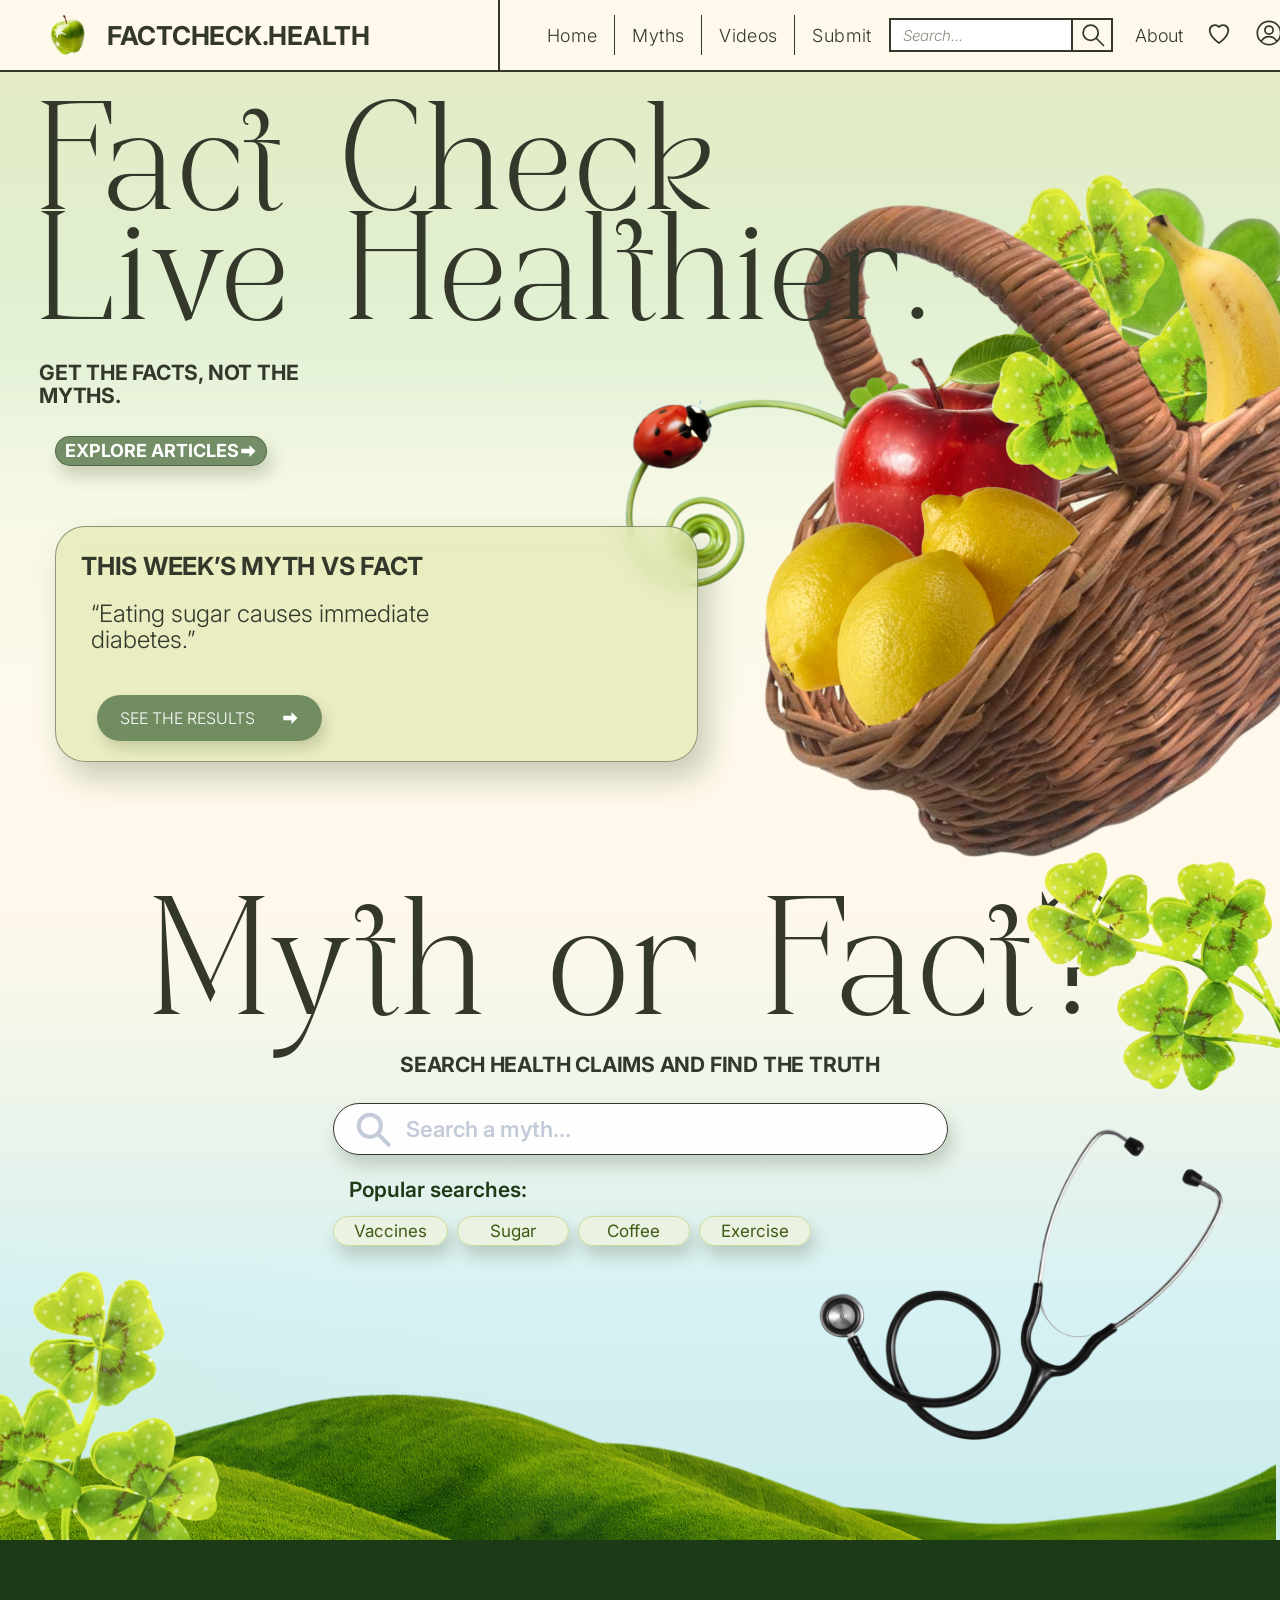
<file: index.html>
<!DOCTYPE html>
<html lang="en">
<head>
<meta charset="UTF-8">
<meta name="viewport" content="width=device-width, initial-scale=1">
<title>FactCheck.Health | Fact Check. Live Healthier.</title>
<meta name="description" content="Get the facts, not the myths. Search health claims and find the truth.">
<link rel="preconnect" href="https://fonts.googleapis.com">
<link rel="preconnect" href="https://fonts.gstatic.com" crossorigin>
<link href="https://fonts.googleapis.com/css2?family=Inter:wght@300;400;600;700&display=swap" rel="stylesheet">

<link rel="stylesheet" href="style.css">
</head>

<body>

<!-- ================= HEADER ================= -->
<header class="site-header">
  <a class="brand" href="index.html" aria-label="FactCheck.Health home">
    <img src="images/logo-apple.png" alt="">
    <span>FACTCHECK.HEALTH</span>
  </a>

  <!-- CSS-only mobile menu -->
  <input type="checkbox" id="menu-toggle" class="menu-toggle" aria-label="Toggle menu">
  <label for="menu-toggle" class="menu-btn" aria-hidden="true">&#9776;</label>

  <nav class="nav" aria-label="Main">
    <ul class="nav-links">
      <li class="has-dropdown">
        <a href="index.html" aria-haspopup="true">Home</a>
        <!-- Appears the instant the mouse is over "Home" (CSS only) -->
        <div class="dropdown">
          <ul class="dropdown-panel">
            <li><a href="resources.html">Trusted<br>Resources</a></li>
            <li><a href="contact.html">Contact<br>Us</a></li>
            <li><a href="articles.html">Articles</a></li>
            <li><a href="crisis-updates.html">Crisis<br>Updates</a></li>
          </ul>
        </div>
      </li>
      <li><a href="myths.html">Myths</a></li>
      <li><a href="videos.html">Videos</a></li>
      <li><a href="submit-claim.html">Submit</a></li>
    </ul>

    <div class="nav-right">
      <form class="mini-search" action="search-results.html" method="get" role="search">
        <input type="search" name="q" placeholder="Search..." aria-label="Search">
        <button type="submit" aria-label="Search">
          <svg width="18" height="18" viewBox="0 0 24 24" fill="none" stroke="#33382b" stroke-width="3.2" stroke-linecap="round"><circle cx="10" cy="10" r="6.5"/><path d="M15 15l6 6"/></svg>
        </button>
      </form>
      <a href="about.html">About</a>
      <a href="saved.html" aria-label="Saved"><svg viewBox="0 0 24 24"><path d="M12 20.5s-8-4.9-8-11A4.6 4.6 0 0 1 12 6.8a4.6 4.6 0 0 1 8 2.7c0 6.100-8 11-8 11z"/></svg></a>
      <a href="account.html" aria-label="Account"><svg viewBox="0 0 24 24"><circle cx="12" cy="12" r="10"/><circle cx="12" cy="9.500" r="3.500"/><path d="M5.500 19c1.500-3 4-4 6.500-4s5 1 6.500 4"/></svg></a>
    </div>
  </nav>
</header>

<main>

<!-- ================= HERO ================= -->
<section class="hero" id="home" aria-labelledby="hero-title">
  <img class="hero-basket" src="images/hero-basket.png" alt="Wicker basket with an apple, lemons, a banana and clovers">

  <div class="hero-copy">
    <h1 id="hero-title">Fact Check<br>Live Healthier.</h1>
    <p class="tag">Get the facts, not the myths.</p>
    <a class="btn btn-lg" href="articles.html">Explore Articles
      <svg viewBox="0 0 24 24" aria-hidden="true"><path d="M3 9h11V4l8 8-8 8v-5H3z"/></svg>
    </a>
  </div>

  <div class="week-card">
    <h2>This week’s Myth vs Fact</h2>
    <blockquote>“Eating sugar causes immediate diabetes.”</blockquote>
    <a class="btn btn-sm" href="fact-check-article.html">See the results
      <svg viewBox="0 0 24 24" aria-hidden="true"><path d="M3 9h11V4l8 8-8 8v-5H3z"/></svg>
    </a>
  </div>
</section>

<!-- ================= MYTH OR FACT? (search) ================= -->
<section class="search-section" id="search" aria-labelledby="search-title">
  <img class="deco clover-tr" src="images/clover-top-right.png" alt="">
  <img class="deco hills" src="images/hills-clover-left.png" alt="">
  <img class="deco steth" src="images/stethoscope.png" alt="">

  <h2 id="search-title">Myth or Fact?</h2>
  <p class="sub">Search health claims and find the truth</p>

  <form class="big-search" action="search-results.html" method="get" role="search">
    <svg viewBox="0 0 24 24" aria-hidden="true"><circle cx="10" cy="10" r="7"/><path d="M15.500 15.500L22 22"/></svg>
    <input type="search" name="q" placeholder="Search a myth..." aria-label="Search a myth">
  </form>

  <div class="popular">
    <h3>Popular searches:</h3>
    <ul class="chips">
      <li><a href="search-results.html?q=vaccines">Vaccines</a></li>
      <li><a href="search-results.html?q=sugar">Sugar</a></li>
      <li><a href="search-results.html?q=coffee">Coffee</a></li>
      <li><a href="search-results.html?q=exercise">Exercise</a></li>
    </ul>
  </div>
</section>

</main>

<!-- ================= FOOTER (structure only, add your content) ================= -->
<footer class="site-footer">
  <div class="footer-grid">
    <div class="footer-col">
      <!-- Logo / short description -->
    </div>
    <div class="footer-col">
      <h4><!-- Column title --></h4>
      <ul><!-- <li><a href="#">Link</a></li> --></ul>
    </div>
    <div class="footer-col">
      <h4><!-- Column title --></h4>
      <ul><!-- links --></ul>
    </div>
    <div class="footer-col">
      <h4><!-- Column title --></h4>
      <ul><!-- links --></ul>
    </div>
  </div>
  <div class="footer-bottom">
    <!-- Copyright / legal -->
  </div>
</footer>

</body>
</html>
</file>
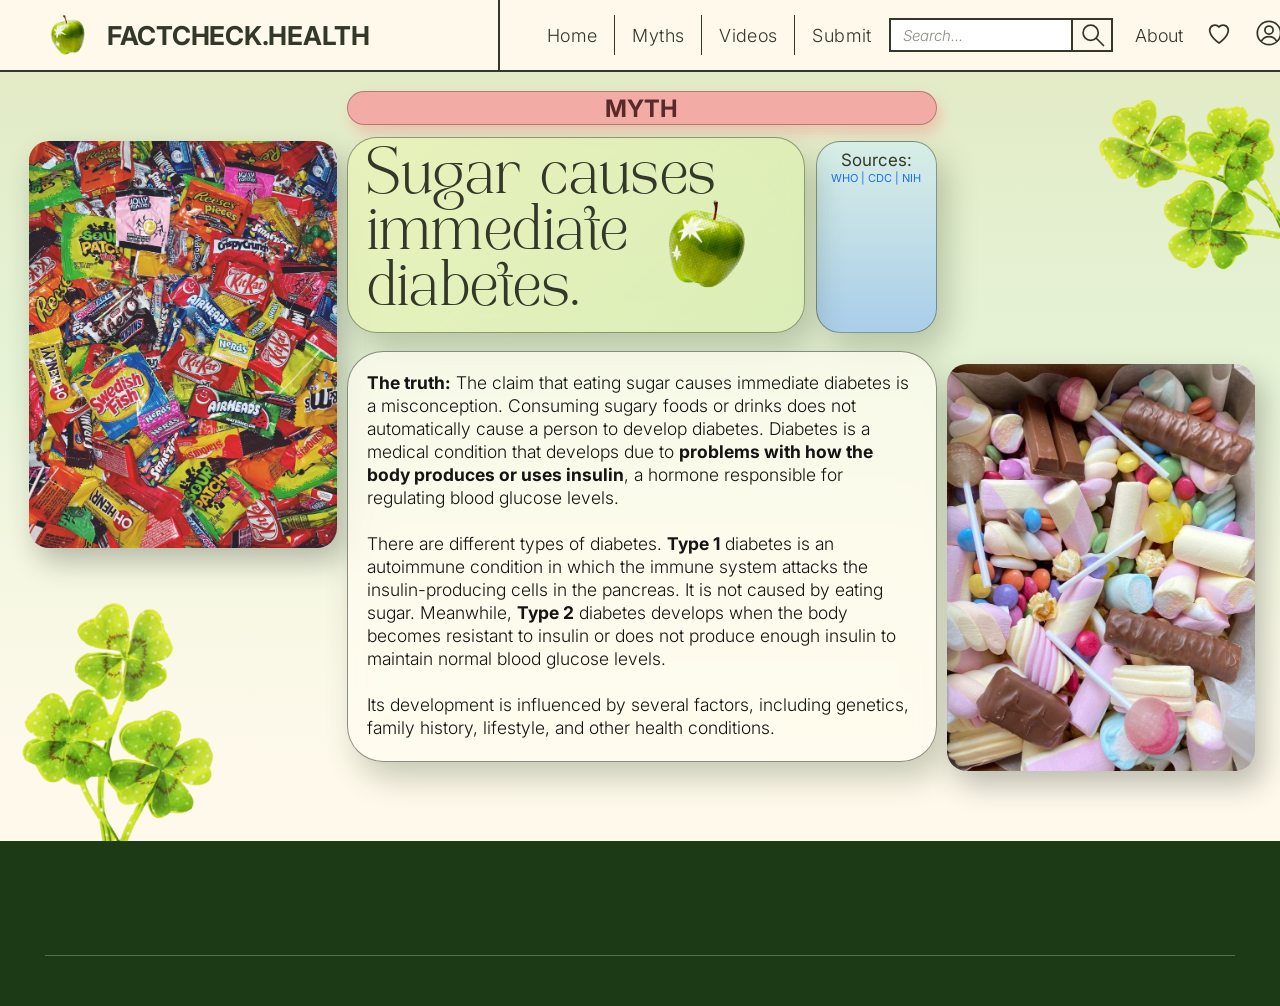
<file: fact-check-article.html>
<!DOCTYPE html>
<html lang="en">
<head>
<meta charset="UTF-8">
<meta name="viewport" content="width=device-width, initial-scale=1">
<title>Sugar causes immediate diabetes | FactCheck.Health</title>
<link rel="preconnect" href="https://fonts.googleapis.com">
<link rel="preconnect" href="https://fonts.gstatic.com" crossorigin>
<link href="https://fonts.googleapis.com/css2?family=Inter:wght@300;400;600;700&display=swap" rel="stylesheet">
<link rel="stylesheet" href="style.css">
</head>
<body>
<!-- ================= HEADER (same on every page) ================= -->
<header class="site-header">
  <a class="brand" href="index.html" aria-label="FactCheck.Health home">
    <img src="images/logo-apple.png" alt="">
    <span>FACTCHECK.HEALTH</span>
  </a>
  <input type="checkbox" id="menu-toggle" class="menu-toggle" aria-label="Toggle menu">
  <label for="menu-toggle" class="menu-btn" aria-hidden="true">&#9776;</label>
  <nav class="nav" aria-label="Main">
    <ul class="nav-links">
      <li class="has-dropdown">
        <a href="index.html" aria-haspopup="true">Home</a>
        <!-- Appears the instant the mouse is over "Home" (CSS only) -->
        <div class="dropdown">
          <ul class="dropdown-panel">
            <li><a href="resources.html">Trusted<br>Resources</a></li>
            <li><a href="contact.html">Contact<br>Us</a></li>
            <li><a href="articles.html">Articles</a></li>
            <li><a href="crisis-updates.html">Crisis<br>Updates</a></li>
          </ul>
        </div>
      </li>
      <li><a href="myths.html">Myths</a></li>
      <li><a href="videos.html">Videos</a></li>
      <li><a href="submit-claim.html">Submit</a></li>
    </ul>
    <div class="nav-right">
      <form class="mini-search" action="search-results.html" method="get" role="search">
        <input type="search" name="q" placeholder="Search..." aria-label="Search">
        <button type="submit" aria-label="Search">
          <svg width="18" height="18" viewBox="0 0 24 24" fill="none" stroke="#33382b" stroke-width="3.2" stroke-linecap="round"><circle cx="10" cy="10" r="6.5"/><path d="M15 15l6 6"/></svg>
        </button>
      </form>
      <a href="about.html">About</a>
      <a href="saved.html" aria-label="Saved"><svg viewBox="0 0 24 24"><path d="M12 20.5s-8-4.9-8-11A4.6 4.6 0 0 1 12 6.8a4.6 4.6 0 0 1 8 2.7c0 6.1-8 11-8 11z"/></svg></a>
      <a href="account.html" aria-label="Account"><svg viewBox="0 0 24 24"><circle cx="12" cy="12" r="10"/><circle cx="12" cy="9.5" r="3.5"/><path d="M5.5 19c1.5-3 4-4 6.5-4s5 1 6.500 4"/></svg></a>
    </div>
  </nav>
</header>

<!-- For a FACT article: change "article--myth" to "article--fact",
     and change the badge to:  <span class="badge badge--fact badge--wide">Fact</span> -->
<main class="page page--article article--myth">
  <img class="deco clover-tr" src="images/clover-top-right.png" alt="">
  <img class="deco clover-bl" src="images/clover-bottom-left.png" alt="">

  <div class="wrap article-layout">
    <span class="badge badge--myth badge--wide">Myth</span>

    <!-- LEFT photo -->
    <figure class="article-img article-img--left">
      <img src="images/article-candy-left.png" alt="Pile of assorted candy bars and wrappers">
    </figure>

    <!-- MIDDLE: title, sources, article text -->
    <article class="article-main">
      <div class="head-row">
        <div class="title-card">
          <h1>Sugar causes<br>immediate<br>diabetes.</h1>
          <img src="images/apple-sparkle.png" alt="">
        </div>
        <aside class="sources" aria-label="Sources">
          <p>Sources:</p>
          <p class="links">
            <a href="https://www.who.int" target="_blank" rel="noopener">WHO</a> |
            <a href="https://www.cdc.gov" target="_blank" rel="noopener">CDC</a> |
            <a href="https://www.nih.gov" target="_blank" rel="noopener">NIH</a>
          </p>
        </aside>
      </div>

      <div class="article-body">
        <p><strong>The truth:</strong> The claim that eating sugar causes immediate diabetes is a misconception. Consuming sugary foods or drinks does not automatically cause a person to develop diabetes. Diabetes is a medical condition that develops due to <strong>problems with how the body produces or uses insulin</strong>, a hormone responsible for regulating blood glucose levels.</p>
        <p>There are different types of diabetes. <strong>Type 1</strong> diabetes is an autoimmune condition in which the immune system attacks the insulin-producing cells in the pancreas. It is not caused by eating sugar. Meanwhile, <strong>Type 2</strong> diabetes develops when the body becomes resistant to insulin or does not produce enough insulin to maintain normal blood glucose levels.</p>
        <p>Its development is influenced by several factors, including genetics, family history, lifestyle, and other health conditions.</p>
      </div>
    </article>

    <!-- RIGHT photo -->
    <figure class="article-img article-img--right">
      <img src="images/article-candy-right.png" alt="Colorful hard candies and gummies">
    </figure>
  </div>
</main>

<!-- ================= FOOTER (structure only, add your content) ================= -->
<footer class="site-footer">
  <div class="footer-grid">
    <div class="footer-col"><!-- Logo / short description --></div>
    <div class="footer-col"><h4><!-- Column title --></h4><ul><!-- <li><a href="#">Link</a></li> --></ul></div>
    <div class="footer-col"><h4><!-- Column title --></h4><ul><!-- links --></ul></div>
    <div class="footer-col"><h4><!-- Column title --></h4><ul><!-- links --></ul></div>
  </div>
  <div class="footer-bottom"><!-- Copyright / legal --></div>
</footer>

</body>
</html>
</file>
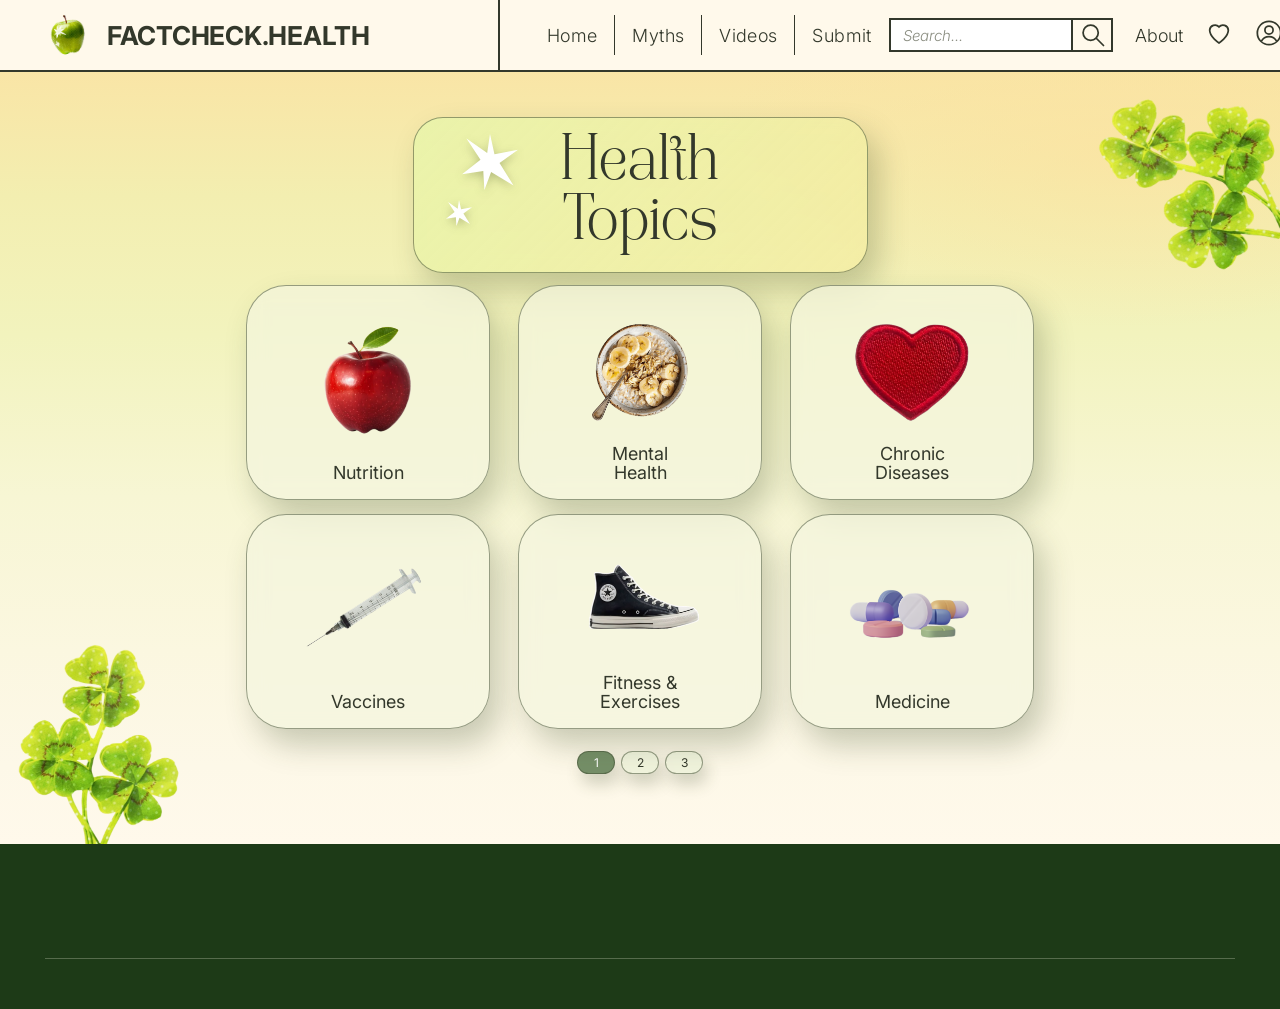
<file: myths.html>
<!DOCTYPE html>
<html lang="en">
<head>
<meta charset="UTF-8">
<meta name="viewport" content="width=device-width, initial-scale=1">
<title>Health Topics | FactCheck.Health</title>
<link rel="preconnect" href="https://fonts.googleapis.com">
<link rel="preconnect" href="https://fonts.gstatic.com" crossorigin>
<link href="https://fonts.googleapis.com/css2?family=Inter:wght@300;400;600;700&display=swap" rel="stylesheet">
<link rel="stylesheet" href="style.css">
</head>
<body>
<!-- ================= HEADER (same on every page) ================= -->
<header class="site-header">
  <a class="brand" href="index.html" aria-label="FactCheck.Health home">
    <img src="images/logo-apple.png" alt="">
    <span>FACTCHECK.HEALTH</span>
  </a>
  <input type="checkbox" id="menu-toggle" class="menu-toggle" aria-label="Toggle menu">
  <label for="menu-toggle" class="menu-btn" aria-hidden="true">&#9776;</label>
  <nav class="nav" aria-label="Main">
    <ul class="nav-links">
      <li class="has-dropdown">
        <a href="index.html" aria-haspopup="true">Home</a>
        <!-- Appears the instant the mouse is over "Home" (CSS only) -->
        <div class="dropdown">
          <ul class="dropdown-panel">
            <li><a href="resources.html">Trusted<br>Resources</a></li>
            <li><a href="contact.html">Contact<br>Us</a></li>
            <li><a href="articles.html">Articles</a></li>
            <li><a href="crisis-updates.html">Crisis<br>Updates</a></li>
          </ul>
        </div>
      </li>
      <li><a href="myths.html">Myths</a></li>
      <li><a href="videos.html">Videos</a></li>
      <li><a href="submit-claim.html">Submit</a></li>
    </ul>
    <div class="nav-right">
      <form class="mini-search" action="search-results.html" method="get" role="search">
        <input type="search" name="q" placeholder="Search..." aria-label="Search">
        <button type="submit" aria-label="Search">
          <svg width="18" height="18" viewBox="0 0 24 24" fill="none" stroke="#33382b" stroke-width="3.2" stroke-linecap="round"><circle cx="10" cy="10" r="6.5"/><path d="M15 15l6 6"/></svg>
        </button>
      </form>
      <a href="about.html">About</a>
      <a href="saved.html" aria-label="Saved"><svg viewBox="0 0 24 24"><path d="M12 20.5s-8-4.9-8-11A4.6 4.6 0 0 1 12 6.8a4.6 4.6 0 0 1 8 2.7c0 6.1-8 11-8 11z"/></svg></a>
      <a href="account.html" aria-label="Account"><svg viewBox="0 0 24 24"><circle cx="12" cy="12" r="10"/><circle cx="12" cy="9.5" r="3.5"/><path d="M5.5 19c1.5-3 4-4 6.5-4s5 1 6.500 4"/></svg></a>
    </div>
  </nav>
</header>

<main class="page page--topics">
  <img class="deco clover-tr" src="images/clover-top-right.png" alt="">
  <img class="deco clover-bl" src="images/clover-bottom-left.png" alt="">

  <div class="wrap">
    <header class="topics-title">
      <svg class="spark s1" viewBox="0 0 100 100" aria-hidden="true"><path d="M50 0L58 36 100 28 67 52 92 92 52 68 40 100 38 66 0 72 33 46 8 8 45 34Z"/></svg>
      <svg class="spark s2" viewBox="0 0 100 100" aria-hidden="true"><path d="M50 0L58 36 100 28 67 52 92 92 52 68 40 100 38 66 0 72 33 46 8 8 45 34Z"/></svg>
      <h1>Health<br>Topics</h1>
    </header>

    <ul class="topic-grid">
      <li><a class="topic-card" href="topic-details.html?topic=nutrition">
        <span class="pic"><img src="images/topic-nutrition.png" alt="Red apple"></span>
        <span>Nutrition</span>
      </a></li>
      <li><a class="topic-card" href="topic-details.html?topic=mental-health">
        <span class="pic"><img src="images/topic-mental-health.png" alt="Bowl of oatmeal with banana"></span>
        <span>Mental<br>Health</span>
      </a></li>
      <li><a class="topic-card" href="topic-details.html?topic=chronic-diseases">
        <span class="pic"><img src="images/topic-chronic-diseases.png" alt="Red heart patch"></span>
        <span>Chronic<br>Diseases</span>
      </a></li>
      <li><a class="topic-card" href="topic-details.html?topic=vaccines">
        <span class="pic"><img src="images/topic-vaccines.png" alt="Syringe"></span>
        <span>Vaccines</span>
      </a></li>
      <li><a class="topic-card" href="topic-details.html?topic=fitness-exercise">
        <span class="pic"><img src="images/topic-fitness.png" alt="High-top sneaker"></span>
        <span>Fitness &amp;<br>Exercises</span>
      </a></li>
      <li><a class="topic-card" href="topic-details.html?topic=medicine">
        <span class="pic"><img src="images/topic-medicine.png" alt="Colorful pills"></span>
        <span>Medicine</span>
      </a></li>
    </ul>

    <nav aria-label="Pagination">
      <ul class="pagination">
        <li><a href="myths.html?page=1" aria-current="page">1</a></li>
        <li><a href="myths.html?page=2">2</a></li>
        <li><a href="myths.html?page=3">3</a></li>
      </ul>
    </nav>
  </div>
</main>

<!-- ================= FOOTER (structure only, add your content) ================= -->
<footer class="site-footer">
  <div class="footer-grid">
    <div class="footer-col"><!-- Logo / short description --></div>
    <div class="footer-col"><h4><!-- Column title --></h4><ul><!-- <li><a href="#">Link</a></li> --></ul></div>
    <div class="footer-col"><h4><!-- Column title --></h4><ul><!-- links --></ul></div>
    <div class="footer-col"><h4><!-- Column title --></h4><ul><!-- links --></ul></div>
  </div>
  <div class="footer-bottom"><!-- Copyright / legal --></div>
</footer>

</body>
</html>
</file>
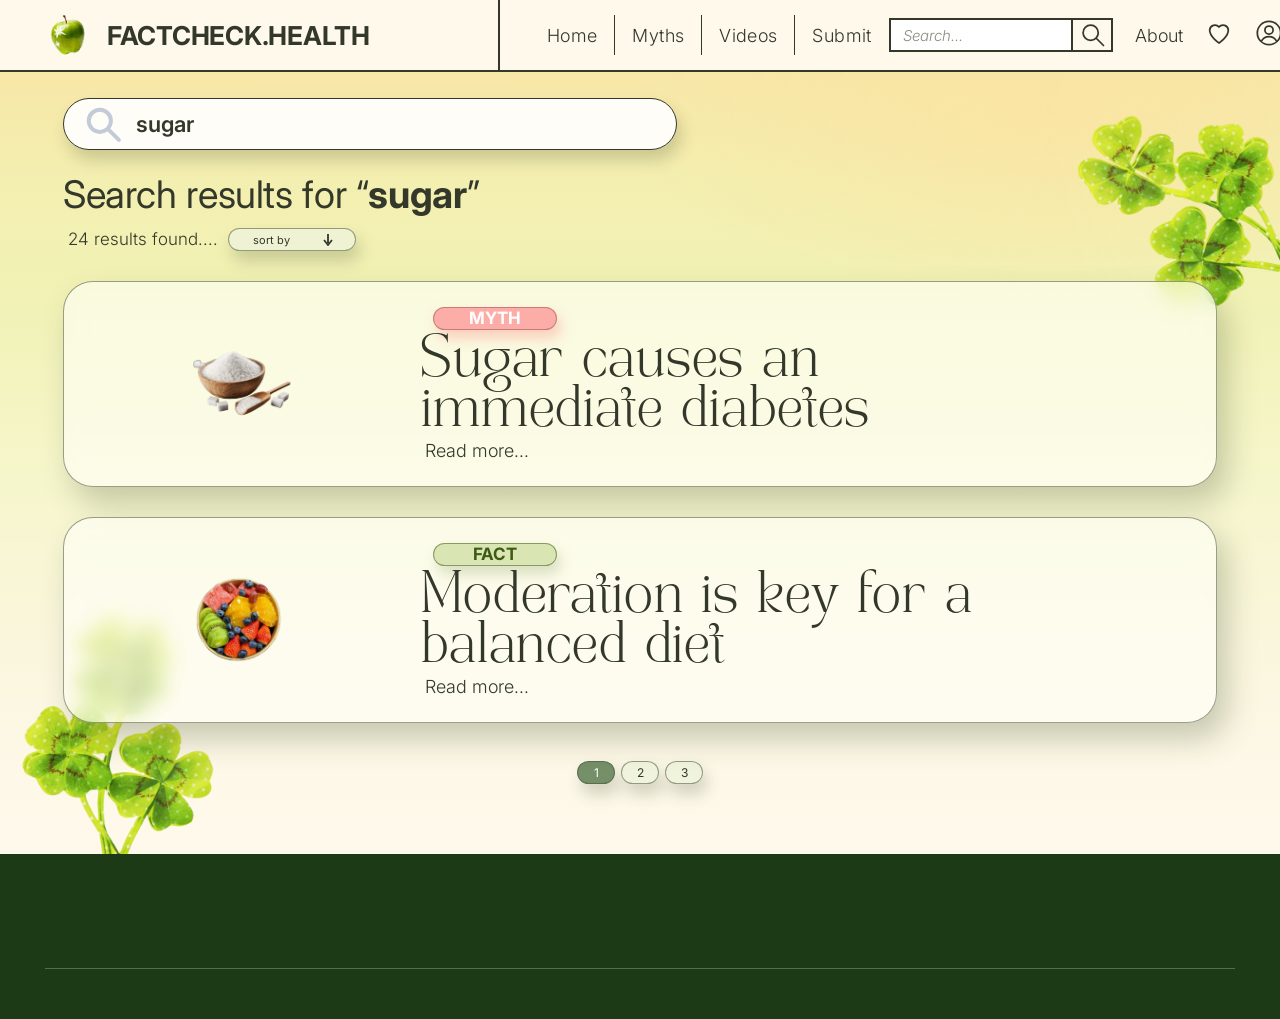
<file: search-results.html>
<!DOCTYPE html>
<html lang="en">
<head>
<meta charset="UTF-8">
<meta name="viewport" content="width=device-width, initial-scale=1">
<title>Search results | FactCheck.Health</title>
<link rel="preconnect" href="https://fonts.googleapis.com">
<link rel="preconnect" href="https://fonts.gstatic.com" crossorigin>
<link href="https://fonts.googleapis.com/css2?family=Inter:wght@300;400;600;700&display=swap" rel="stylesheet">
<link rel="stylesheet" href="style.css">
</head>
<body>
<!-- ================= HEADER (same on every page) ================= -->
<header class="site-header">
  <a class="brand" href="index.html" aria-label="FactCheck.Health home">
    <img src="images/logo-apple.png" alt="">
    <span>FACTCHECK.HEALTH</span>
  </a>
  <input type="checkbox" id="menu-toggle" class="menu-toggle" aria-label="Toggle menu">
  <label for="menu-toggle" class="menu-btn" aria-hidden="true">&#9776;</label>
  <nav class="nav" aria-label="Main">
    <ul class="nav-links">
      <li class="has-dropdown">
        <a href="index.html" aria-haspopup="true">Home</a>
        <!-- Appears the instant the mouse is over "Home" (CSS only) -->
        <div class="dropdown">
          <ul class="dropdown-panel">
            <li><a href="resources.html">Trusted<br>Resources</a></li>
            <li><a href="contact.html">Contact<br>Us</a></li>
            <li><a href="articles.html">Articles</a></li>
            <li><a href="crisis-updates.html">Crisis<br>Updates</a></li>
          </ul>
        </div>
      </li>
      <li><a href="myths.html">Myths</a></li>
      <li><a href="videos.html">Videos</a></li>
      <li><a href="submit-claim.html">Submit</a></li>
    </ul>
    <div class="nav-right">
      <form class="mini-search" action="search-results.html" method="get" role="search">
        <input type="search" name="q" placeholder="Search..." aria-label="Search">
        <button type="submit" aria-label="Search">
          <svg width="18" height="18" viewBox="0 0 24 24" fill="none" stroke="#33382b" stroke-width="3.2" stroke-linecap="round"><circle cx="10" cy="10" r="6.5"/><path d="M15 15l6 6"/></svg>
        </button>
      </form>
      <a href="about.html">About</a>
      <a href="saved.html" aria-label="Saved"><svg viewBox="0 0 24 24"><path d="M12 20.5s-8-4.9-8-11A4.6 4.6 0 0 1 12 6.8a4.6 4.6 0 0 1 8 2.7c0 6.1-8 11-8 11z"/></svg></a>
      <a href="account.html" aria-label="Account"><svg viewBox="0 0 24 24"><circle cx="12" cy="12" r="10"/><circle cx="12" cy="9.5" r="3.5"/><path d="M5.5 19c1.5-3 4-4 6.5-4s5 1 6.500 4"/></svg></a>
    </div>
  </nav>
</header>

<main class="page page--search">
  <img class="deco clover-tr" src="images/clover-top-right.png" alt="">
  <img class="deco clover-bl" src="images/clover-bottom-left.png" alt="">

  <div class="wrap">
    <form class="big-search" action="search-results.html" method="get" role="search">
      <svg viewBox="0 0 24 24" aria-hidden="true"><circle cx="10" cy="10" r="7"/><path d="M15.5 15.5L22 22"/></svg>
      <input type="search" name="q" placeholder="Search a myth..." aria-label="Search a myth" value="sugar">
    </form>

    <h1 class="results-title">Search results for “<strong>sugar</strong>”</h1>
    <div class="results-meta">
      <span>24 results found....</span>
      <div class="sort">
        <label class="sr-only" for="sort" style="position:absolute;left:-9999px">Sort by</label>
        <select id="sort" name="sort">
          <option>sort by</option>
          <option>Most relevant</option>
          <option>Newest</option>
          <option>Myths first</option>
          <option>Facts first</option>
        </select>
      </div>
    </div>

    <ul class="result-list">
      <!-- RESULT 1 (Myth). Copy this whole <li> for each new result. -->
      <li class="result-card">
        <figure><img src="images/sugar-bowl.png" alt="Bowl of sugar with a scoop and sugar cubes"></figure>
        <div class="result-body">
          <span class="badge badge--myth">Myth</span>
          <h2><a href="fact-check-article.html" class="stretch">Sugar causes an immediate diabetes</a></h2>
          <a class="read-more" href="fact-check-article.html">Read more...</a>
        </div>
      </li>

      <!-- RESULT 2 (Fact) -->
      <li class="result-card">
        <figure><img src="images/fruit-bowl.png" alt="Bowl of fresh mixed fruit"></figure>
        <div class="result-body">
          <span class="badge badge--fact">Fact</span>
          <h2><a href="fact-check-article.html" class="stretch">Moderation is key for a balanced diet</a></h2>
          <a class="read-more" href="fact-check-article.html">Read more...</a>
        </div>
      </li>
    </ul>

    <nav aria-label="Pagination">
      <ul class="pagination">
        <li><a href="search-results.html?page=1" aria-current="page">1</a></li>
        <li><a href="search-results.html?page=2">2</a></li>
        <li><a href="search-results.html?page=3">3</a></li>
      </ul>
    </nav>
  </div>
</main>

<!-- ================= FOOTER (structure only, add your content) ================= -->
<footer class="site-footer">
  <div class="footer-grid">
    <div class="footer-col"><!-- Logo / short description --></div>
    <div class="footer-col"><h4><!-- Column title --></h4><ul><!-- <li><a href="#">Link</a></li> --></ul></div>
    <div class="footer-col"><h4><!-- Column title --></h4><ul><!-- links --></ul></div>
    <div class="footer-col"><h4><!-- Column title --></h4><ul><!-- links --></ul></div>
  </div>
  <div class="footer-bottom"><!-- Copyright / legal --></div>
</footer>

</body>
</html>
</file>
<file: style.css>
/* ---------- Custom font (Tan Garland) ----------
   Put the files in a folder named "fonts" next to this css file:
   fonts/TAN-GARLAND.woff2 | fonts/TAN-GARLAND.otf | fonts/TAN-GARLAND.ttf */
@font-face{
  font-family:"Tan Garland";
  src:url("fonts/TAN-GARLAND.woff2") format("woff2"),
      url("fonts/TAN-GARLAND.otf") format("opentype"),
      url("fonts/TAN-GARLAND.ttf") format("truetype");
  font-weight:normal;font-style:normal;font-display:swap;
}
/* Inter is loaded from Google Fonts in the <head> of each page (weights 300-700). */

/* ---------- Tokens ---------- */
:root{
  --cream:#FFF9EB;
  --ink:#33382b;
  --forest:#2f5d34;
  --forest-deep:#1d3a17;
  --btn-green:rgba(98,128,86,.88);        /* translucent sage buttons */
  --card-bg:rgba(226,232,178,.72);        /* ~70% see-through card */
  --card-line:rgba(70,82,55,.55);
  --chip-bg:rgba(238,243,222,.85);
  --chip-line:#c9dc9a;
  --chip-text:#3e5a14;
  --line:#33382b;
  --font-display:"Tan Garland","Times New Roman",serif;
  --font-body:"Inter",system-ui,-apple-system,"Segoe UI",sans-serif;
  --header-h:72px;
  --shadow-card:10px 16px 30px rgba(55,70,35,.26);   /* drop shadow for round boxes */
  --shadow-soft:4px 10px 16px rgba(55,70,35,.22);
}
*,*::before,*::after{box-sizing:border-box}
html{scroll-behavior:smooth;scroll-padding-top:var(--header-h)}
body{margin:0;background:var(--cream);color:var(--ink);font-family:var(--font-body);overflow-x:hidden}
img{display:block;max-width:100%}
a{color:inherit;text-decoration:none}
:focus-visible{outline:3px solid #7aa83a;outline-offset:3px}

/* ---------- Header ---------- */
.site-header{position:sticky;top:0;z-index:50;background:var(--cream);border-bottom:2px solid var(--line);height:var(--header-h);display:flex;align-items:center}
.brand{display:flex;align-items:center;gap:18px;padding:0 30px 0 45px;height:100%;flex:0 0 500px;border-right:2px solid var(--line)}
.brand img{width:44px;height:auto}
.nav-links a[aria-current="page"]{font-weight:600}
.brand span{font-weight:700;font-size:26px;letter-spacing:-.01em;color:var(--ink)}
.nav{display:flex;align-items:center;flex:1;padding:0 38px 0 30px}
.nav-links{display:flex;align-items:center;margin:0;padding:0;list-style:none}
.nav-links li{padding:0 17px;border-left:1px solid var(--line);height:40px;display:flex;align-items:center}
.nav-links li:first-child{border-left:0}
.nav-links a{font-size:18px;font-weight:300;letter-spacing:.02em}
.nav-links a:hover,.nav-right a:hover{text-decoration:underline;text-underline-offset:6px}
.nav-right{display:flex;align-items:center;gap:22px;margin-left:auto;font-weight:300;font-size:18px}
.mini-search{display:flex;border:2px solid var(--line);background:#fff;height:34px}
.mini-search input{border:0;background:transparent;width:180px;padding:0 12px;font:italic 300 15px var(--font-body);color:var(--ink);outline-offset:-2px}
.mini-search input::placeholder{color:#8a8d80}
.mini-search button{border:0;border-left:2px solid var(--line);background:var(--cream);width:40px;cursor:pointer;display:grid;place-items:center}
.nav-right svg{width:28px;height:28px;stroke:var(--ink);fill:none;stroke-width:1.5}
.menu-toggle,.menu-btn{display:none}

/* ---------- Buttons ---------- */
.btn{display:inline-flex;align-items:center;color:#fff;text-transform:uppercase;background:var(--btn-green);border:1px solid rgba(70,95,60,.8);border-radius:999px;box-shadow:var(--shadow-soft);backdrop-filter:blur(6px);-webkit-backdrop-filter:blur(6px);transition:background .2s,transform .2s}
.btn:hover{background:rgba(47,93,52,.95);transform:translateY(-1px)}
.btn svg{width:18px;height:18px;fill:#fff;flex:0 0 auto}
.btn-lg{font-weight:700;font-size:18px;height:30px;padding:0 9px;gap:0}          /* Explore Articles */
.btn-sm{font-weight:300;font-size:16px;height:46px;padding:0 22px;gap:26px;border-color:transparent;box-shadow:4px 8px 14px rgba(55,70,35,.2)}  /* See the results */

/* ---------- Hero ---------- */
.hero{position:relative;min-height:718px;padding:48px 0 60px 39px;
  background:linear-gradient(180deg,#e3ebc6 0%,#e1f0d0 28%,#e5f2d8 40%,#f6f8e4 56%,#fdf9ea 78%,var(--cream) 100%)}
.hero-basket{position:absolute;top:18px;right:0;width:min(51.6%,660px);z-index:1;pointer-events:none}
.hero-copy{position:relative;z-index:2}
.hero h1{margin:0;font-family:var(--font-display);font-weight:400;font-size:clamp(52px,8.4vw,112px);line-height:1.02;letter-spacing:.04em;word-spacing:.12em;color:var(--ink);font-feature-settings:"dlig" 1,"liga" 1}
.hero .tag{margin:22px 0 0;max-width:300px;font-weight:700;font-size:21px;line-height:1.1;text-transform:uppercase;letter-spacing:-.01em}
.hero .btn{margin:28px 0 0 16px}
.week-card{position:relative;z-index:2;margin:60px 0 0 16px;width:min(643px,calc(100% - 55px));min-height:206px;
  background:var(--card-bg);border:1px solid var(--card-line);border-radius:30px;padding:24px 25px 20px;
  box-shadow:var(--shadow-card);backdrop-filter:blur(10px);-webkit-backdrop-filter:blur(10px)}
.week-card h2{margin:0;font-weight:700;font-size:25px;text-transform:uppercase;letter-spacing:-.01em}
.week-card blockquote{margin:20px 0 14px 10px;font-weight:300;font-size:24px;line-height:1.1;max-width:370px}

/* ---------- Myth or Fact? search section ---------- */
.search-section{position:relative;min-height:718px;text-align:center;padding-top:90px;overflow:hidden;
  background:
    radial-gradient(ellipse 60% 40% at 0% 85%,rgba(206,238,228,.8),transparent 70%),
    linear-gradient(180deg,var(--cream) 0%,#fdf8ea 14%,#eff6ea 36%,#e4f2ec 50%,#d7f2f4 66%,#cbebeb 100%)}
.search-section h2{margin:0;font-family:var(--font-display);font-weight:400;font-size:clamp(52px,9.2vw,118px);line-height:1.1;letter-spacing:.04em;word-spacing:.12em;font-feature-settings:"dlig" 1,"liga" 1}
.search-section .sub{margin:10px 0 0;font-weight:700;font-size:21px;text-transform:uppercase;letter-spacing:-.01em}
.big-search{position:relative;z-index:3;margin:26px auto 0;width:min(615px,calc(100% - 40px));height:52px;display:flex;align-items:center;background:rgba(255,255,255,.92);border:1.5px solid var(--line);border-radius:999px;padding:0 24px 0 20px;box-shadow:var(--shadow-soft)}
.big-search svg{flex:0 0 38px;width:38px;height:38px;stroke:#c3cad8;fill:none;stroke-width:2.5;stroke-linecap:round}
.big-search input{flex:1;border:0;outline:0;background:transparent;padding:0 14px;font:600 22px var(--font-body);color:var(--ink)}
.big-search input::placeholder{color:#c3cad8}
.big-search:focus-within{box-shadow:0 0 0 3px #a9cf6a}
.popular{position:relative;z-index:3;width:min(615px,calc(100% - 40px));margin:22px auto 0;text-align:left}
.popular h3{margin:0 0 14px 16px;font-weight:600;font-size:21px;color:var(--forest-deep)}
.chips{display:flex;flex-wrap:wrap;gap:9px;margin:0;padding:0;list-style:none}
.chips a{display:block;min-width:112px;text-align:center;padding:4px 20px;background:var(--chip-bg);border:1px solid var(--chip-line);border-radius:999px;font:400 17px var(--font-body);color:var(--chip-text);box-shadow:var(--shadow-soft);backdrop-filter:blur(6px);-webkit-backdrop-filter:blur(6px);transition:background .2s}
.chips a:hover{background:#dfe9bd}
.deco{position:absolute;pointer-events:none}
.deco.clover-tr{top:3px;right:0;width:21.9%}
.deco.hills{left:0;bottom:0;width:100%;height:auto}
.deco.steth{right:.9%;bottom:0;width:38.1%;z-index:2}


/* =====================================================
   SHARED: badges, pills
   ===================================================== */
.badge{display:inline-flex;align-items:center;justify-content:center;height:23px;min-width:124px;padding:0 14px;font-weight:700;font-size:17px;text-transform:uppercase;letter-spacing:.01em;border:1px solid;border-radius:999px}
.badge--myth{background:#fdada8;color:#fff;border-color:rgba(190,110,110,.8);box-shadow:4px 8px 14px rgba(250,120,120,.35)}
.badge--fact{background:#d9e5b2;color:#3e5a14;border-color:rgba(110,130,70,.75);box-shadow:4px 8px 14px rgba(110,140,60,.25)}
.badge--lg{height:34px;min-width:181px;font-size:24px}
.page{position:relative;overflow:hidden}
.page .deco{z-index:0}
.page > .wrap{position:relative;z-index:2}

/* =====================================================
   PAGE: Search results  (search-results.html)
   ===================================================== */
.page--search{min-height:728px;padding:26px 63px 70px;
  background:
    radial-gradient(ellipse 45% 32% at 82% 6%,rgba(252,226,160,.7),transparent 72%),
    linear-gradient(180deg,#f7e7a7 0%,#f3efb0 14%,#f1f2b6 30%,#f6f6cc 52%,#faf6dc 72%,#fdf8e8 90%,var(--cream) 100%)}
.page--search .big-search{margin:0;width:min(614px,100%)}
.results-title{margin:22px 0 0;font-weight:400;font-size:38px;line-height:1.2;letter-spacing:-.01em}
.results-title strong{font-weight:700}
.results-meta{display:flex;align-items:center;gap:10px;margin:10px 0 0 5px;font-weight:300;font-size:17px}
.sort{position:relative}
.sort select{appearance:none;-webkit-appearance:none;width:128px;height:23px;padding:0 26px 0 24px;font:400 11px var(--font-body);color:var(--ink);cursor:pointer;
  background:rgba(240,243,214,.92) url("data:image/svg+xml,%3Csvg xmlns='http://www.w3.org/2000/svg' width='10' height='12' viewBox='0 0 10 12'%3E%3Cpath d='M5 0v9M1 6l4 5 4-5' fill='none' stroke='%2333382b' stroke-width='1.8'/%3E%3C/svg%3E") no-repeat right 22px center;
  border:1px solid var(--card-line);border-radius:999px;box-shadow:var(--shadow-soft)}
.result-list{margin:30px 0 0;padding:0;list-style:none;display:grid;gap:30px}
.result-card{position:relative;display:grid;grid-template-columns:250px 1fr;align-items:center;column-gap:57px;min-height:206px;padding:20px 50px;
  background:rgba(255,255,248,.62);border:1px solid var(--card-line);border-radius:30px;box-shadow:var(--shadow-card);backdrop-filter:blur(10px);-webkit-backdrop-filter:blur(10px)}
.result-card figure{margin:0;display:grid;place-items:center}
.result-card figure img{max-width:230px;max-height:160px;width:auto;height:auto}
.result-body .badge{margin-left:12px}
.result-body h2{margin:8px 0 0;max-width:620px;font-family:var(--font-display);font-weight:400;font-size:clamp(28px,3.4vw,42px);line-height:1.2;letter-spacing:.02em;word-spacing:.05em;font-feature-settings:"dlig" 1,"liga" 1}
.result-body h2 a:hover,.read-more:hover{text-decoration:underline;text-underline-offset:5px}
.read-more{display:inline-block;margin:2px 0 0 4px;font-weight:300;font-size:18px}
.result-card .stretch::after{content:"";position:absolute;inset:0;border-radius:30px}   /* whole card is clickable */
.pagination{display:flex;justify-content:center;gap:6px;margin:38px 0 0;padding:0;list-style:none}
.pagination a{display:grid;place-items:center;min-width:38px;height:23px;font-size:12px;background:rgba(240,243,220,.9);border:1px solid var(--card-line);border-radius:999px;box-shadow:var(--shadow-soft)}
.pagination a:hover,.pagination a[aria-current="page"]{background:var(--btn-green);color:#fff}
.page--search .deco.clover-tr{top:22px;right:0;width:224px}
.page--search .deco.clover-bl{left:0;bottom:0;width:215px}


@media (max-width:980px){
  .page--search{padding:24px 20px 60px}
  .result-card{grid-template-columns:1fr;row-gap:12px;padding:24px;text-align:left}
  .result-body .badge{margin-left:0}
  .results-title{font-size:28px}
  .page .deco{opacity:.55}
}

.nav-links li.has-dropdown{position:relative}
.dropdown{position:absolute;top:100%;left:-10px;width:226px;padding-top:16px;z-index:60;visibility:hidden;opacity:0}   /* padding-top bridges the gap so it stays open */
.has-dropdown:hover .dropdown,.has-dropdown:focus-within .dropdown{visibility:visible;opacity:1}
.dropdown-panel{margin:0;padding:10px;list-style:none;display:grid;gap:9px;border-radius:18px;
  background:linear-gradient(170deg,#f6e8a4 0%,#eef4bb 34%,#fafcea 66%,#fff 100%);box-shadow:8px 14px 28px rgba(55,70,35,.28)}
.nav-links .dropdown-panel li{display:block;height:auto;padding:0;border:0}
.nav-links .dropdown-panel a{display:flex;align-items:center;justify-content:center;min-height:64px;padding:6px 8px;text-align:center;font-size:20px;font-weight:300;line-height:1.1;letter-spacing:0;
  background:rgba(255,255,244,.55);border:1px solid rgba(90,90,70,.4);border-radius:13px;box-shadow:0 5px 10px rgba(55,70,35,.16);backdrop-filter:blur(6px);-webkit-backdrop-filter:blur(6px)}
.nav-links .dropdown-panel a:hover{background:rgba(255,255,255,.9);text-decoration:none}

.page--topics{min-height:728px;padding:45px 20px 70px;
  background:
    radial-gradient(ellipse 45% 32% at 88% 10%,rgba(252,226,160,.7),transparent 72%),
    linear-gradient(180deg,#f9e5a6 0%,#f3eeb0 16%,#f2f3bd 34%,#f7f6d4 55%,#fbf7e0 75%,#fdf8e8 90%,var(--cream) 100%)}
.topics-title{position:relative;margin:0 auto;width:min(455px,100%);min-height:156px;display:grid;place-items:center;
  background:linear-gradient(135deg,rgba(232,244,170,.88),rgba(244,236,160,.7));border:1px solid var(--card-line);border-radius:30px;box-shadow:var(--shadow-card);backdrop-filter:blur(10px);-webkit-backdrop-filter:blur(10px)}
.topics-title h1{margin:0;text-align:center;font-family:var(--font-display);font-weight:400;font-size:clamp(34px,4.6vw,46px);line-height:1.3;letter-spacing:.01em;font-feature-settings:"dlig" 1,"liga" 1}
.topics-title .spark{position:absolute;fill:#fff;filter:drop-shadow(0 3px 5px rgba(60,70,30,.3))}
.topics-title .spark.s1{left:48px;top:16px;width:56px;height:56px}
.topics-title .spark.s2{left:32px;top:82px;width:26px;height:26px}
.topic-grid{margin:12px auto 0;padding:0;list-style:none;width:min(788px,100%);display:grid;grid-template-columns:repeat(3,minmax(0,1fr));gap:14px 28px}
.topic-card{position:relative;display:flex;flex-direction:column;align-items:center;justify-content:space-between;height:215px;padding:14px 12px 16px;text-align:center;
  background:rgba(244,246,222,.7);border:1px solid var(--card-line);border-radius:40px;box-shadow:var(--shadow-card);backdrop-filter:blur(10px);-webkit-backdrop-filter:blur(10px);transition:transform .2s,background .2s}
.topic-card:hover{transform:translateY(-3px);background:rgba(250,252,235,.85)}
.topic-card .pic{flex:1;display:grid;place-items:center;width:100%;min-height:0}
.topic-card img{max-width:200px;max-height:128px;width:auto;height:auto}
.topic-card span{font-size:18px;font-weight:400;line-height:1.05}
.page--topics .pagination{margin-top:22px}
.page--topics .deco.clover-tr{top:8px;right:0;width:200px}
.page--topics .deco.clover-bl{left:0;bottom:0;width:180px}

@media (max-width:860px){
  .dropdown{position:static;visibility:visible;opacity:1;width:auto;padding:0 0 8px 14px}
  .dropdown-panel{background:none;box-shadow:none;padding:0;gap:6px;border-radius:0}
  .nav-links .dropdown-panel a{min-height:0;justify-content:flex-start;font-size:16px;padding:9px 12px;text-align:left;box-shadow:none}
  .nav-links .dropdown-panel a br{display:none}
  .nav-links li.has-dropdown{height:auto;flex-wrap:wrap;align-items:flex-start}
  .nav-links li.has-dropdown>a{padding:12px 0}
  .topic-grid{grid-template-columns:repeat(2,minmax(0,1fr));gap:14px}
  .topics-title .spark.s1{left:20px;width:40px;height:40px}
  .topics-title .spark.s2{left:14px;top:74px;width:20px;height:20px}
  .page--topics{padding:30px 16px 60px}
}
@media (max-width:520px){.topic-card{height:190px;border-radius:28px}}


/* =====================================================
   PAGE: Fact check article  (fact-check-article.html)
   Myth/Fact: on <main> change "article--myth" to "article--fact",
   and change the badge to:  <span class="badge badge--fact badge--wide">Fact</span>
   ===================================================== */
.page--article{min-height:728px;padding:19px 25px 70px 28px;
  background:linear-gradient(180deg,#e3ebc6 0%,#e4f0d0 22%,#e6f3d6 40%,#f4f7e1 62%,#fdf9ea 84%,var(--cream) 100%)}
.article-layout{display:grid;grid-template-columns:308px minmax(0,590px) 308px;grid-template-areas:". badge ." "left main right";column-gap:10px;row-gap:12px;justify-content:center}
.article-layout > .badge{grid-area:badge}
.badge--wide{width:100%;height:34px;font-size:24px;letter-spacing:.01em}
.badge--wide.badge--myth{background:rgba(244,168,164,.96);color:#5a2a2a;border-color:rgba(150,100,100,.7)}
.badge--wide.badge--fact{background:rgba(217,229,178,.96);color:#2e4a10}
.article--fact .badge--myth{display:none}
.article-img{margin:0}
.article-img img{width:100%;height:auto;aspect-ratio:308/407;object-fit:cover;border-radius:20px;box-shadow:8px 14px 28px rgba(40,50,40,.3)}
.article-img--left{grid-area:left;align-self:start;margin-top:4px}
.article-img--right{grid-area:right;align-self:start;margin-top:227px}
.article-main{grid-area:main;min-width:0}
.head-row{display:flex;gap:11px;align-items:flex-start}
.title-card{position:relative;flex:1 1 455px;min-width:0;min-height:196px;padding:12px 20px 14px 19px;display:flex;align-items:center;
  background:linear-gradient(135deg,rgba(232,242,185,.9),rgba(214,236,170,.65));border:1px solid var(--card-line);border-radius:30px;box-shadow:var(--shadow-card);backdrop-filter:blur(10px);-webkit-backdrop-filter:blur(10px)}
.title-card h1{margin:0;font-family:var(--font-display);font-weight:400;font-size:clamp(30px,3.9vw,46px);line-height:1.22;letter-spacing:.01em;word-spacing:.04em;white-space:nowrap;font-feature-settings:"dlig" 1,"liga" 1}
.title-card img{position:absolute;right:56px;bottom:34px;width:84px;height:auto}
.sources{flex:0 0 121px;height:192px;margin-top:4px;padding:8px 6px;text-align:center;
  background:linear-gradient(180deg,rgba(214,238,232,.92),rgba(168,204,234,.97));border:1px solid var(--card-line);border-radius:24px;box-shadow:var(--shadow-card)}
.sources p{margin:0;font-size:17px;font-weight:400;line-height:1.2}
.sources .links{margin:2px 0 0;font-size:11px;font-weight:400;color:#1a6ef0;white-space:nowrap}
.sources a{color:#1a6ef0}
.sources a:hover{text-decoration:underline}
.article-body{margin:18px 0 0;padding:19px 22px 22px 19px;min-height:400px;
  background:rgba(255,252,240,.72);border:1px solid rgba(60,65,55,.6);border-radius:36px;box-shadow:var(--shadow-card);backdrop-filter:blur(10px);-webkit-backdrop-filter:blur(10px);
  font-weight:300;font-size:17.5px;line-height:23px;color:#141414}
.article-body p{margin:0 0 23px}
.article-body p:last-child{margin-bottom:0}
.article-body strong{font-weight:700}
.page--article .deco.clover-tr{top:8px;right:0;width:200px}
.page--article .deco.clover-bl{left:0;bottom:0;width:215px}

@media (max-width:1000px){
  .page--article{padding:20px 16px 60px}
  .article-layout{grid-template-columns:minmax(0,1fr);grid-template-areas:"badge" "main" "left" "right";row-gap:18px}
  .article-img{max-width:420px;width:100%;margin:0 auto !important}
  .head-row{flex-direction:column}
  .sources{flex:none;width:100%;height:auto;padding:12px}
  .title-card{width:100%;flex:none}
  .article-body{min-height:0}
  .page .deco{opacity:.5}
}

/* ---------- Footer (structure only) ---------- */
.site-footer{background:var(--forest-deep);color:var(--cream);padding:60px 45px 30px}
.footer-grid{display:grid;grid-template-columns:2fr 1fr 1fr 1fr;gap:40px;max-width:1280px;margin:0 auto}
.footer-col h4{margin:0 0 14px;font-weight:600;font-size:16px}
.footer-col ul{list-style:none;margin:0;padding:0}
.footer-bottom{max-width:1280px;margin:40px auto 0;padding-top:20px;border-top:1px solid rgba(255,249,235,.25);font-size:14px}

/* ---------- Responsive ---------- */
@media (max-width:1100px){
  .brand{flex-basis:auto;border-right:0;padding-left:24px}
  .nav-links li{padding:0 12px}
  .mini-search input{width:120px}
}
@media (max-width:860px){
  :root{--header-h:68px}
  .brand span{font-size:20px}
  .brand img{width:36px}
  .site-header{justify-content:space-between}
  .menu-btn{display:grid;place-items:center;margin-left:auto;margin-right:20px;width:44px;height:44px;cursor:pointer;font-size:28px}
  .nav{position:absolute;top:var(--header-h);left:0;right:0;background:var(--cream);border-bottom:2px solid var(--line);flex-direction:column;align-items:stretch;padding:0 24px;max-height:0;overflow:hidden;transition:max-height .3s}
  .menu-toggle:checked ~ .nav{max-height:520px;padding:16px 24px 24px}
  .nav-links{flex-direction:column;align-items:stretch}
  .nav-links li{border-left:0;border-bottom:1px solid #d6d2bf;padding:0;height:auto}
  .nav-links a{padding:12px 0;width:100%}
  .nav-right{margin:16px 0 0;flex-wrap:wrap}
  .hero{display:flex;flex-direction:column;min-height:0;padding-left:20px;padding-right:20px}
  .hero-basket{position:relative;top:auto;right:auto;width:80%;margin:10px 0 0 auto;order:3}
  .week-card{width:100%;margin-left:0;border-radius:26px}
  .hero .btn{margin-left:0}
  .search-section{padding-top:60px;min-height:640px}
  .deco.steth{width:55%}
  .footer-grid{grid-template-columns:1fr 1fr}
}
@media (max-width:520px){
  .footer-grid{grid-template-columns:1fr}
  .hero .tag{font-size:17px}
  .week-card blockquote{font-size:21px}
}
@media (prefers-reduced-motion:reduce){html{scroll-behavior:auto}*{transition:none!important}}
</file>
